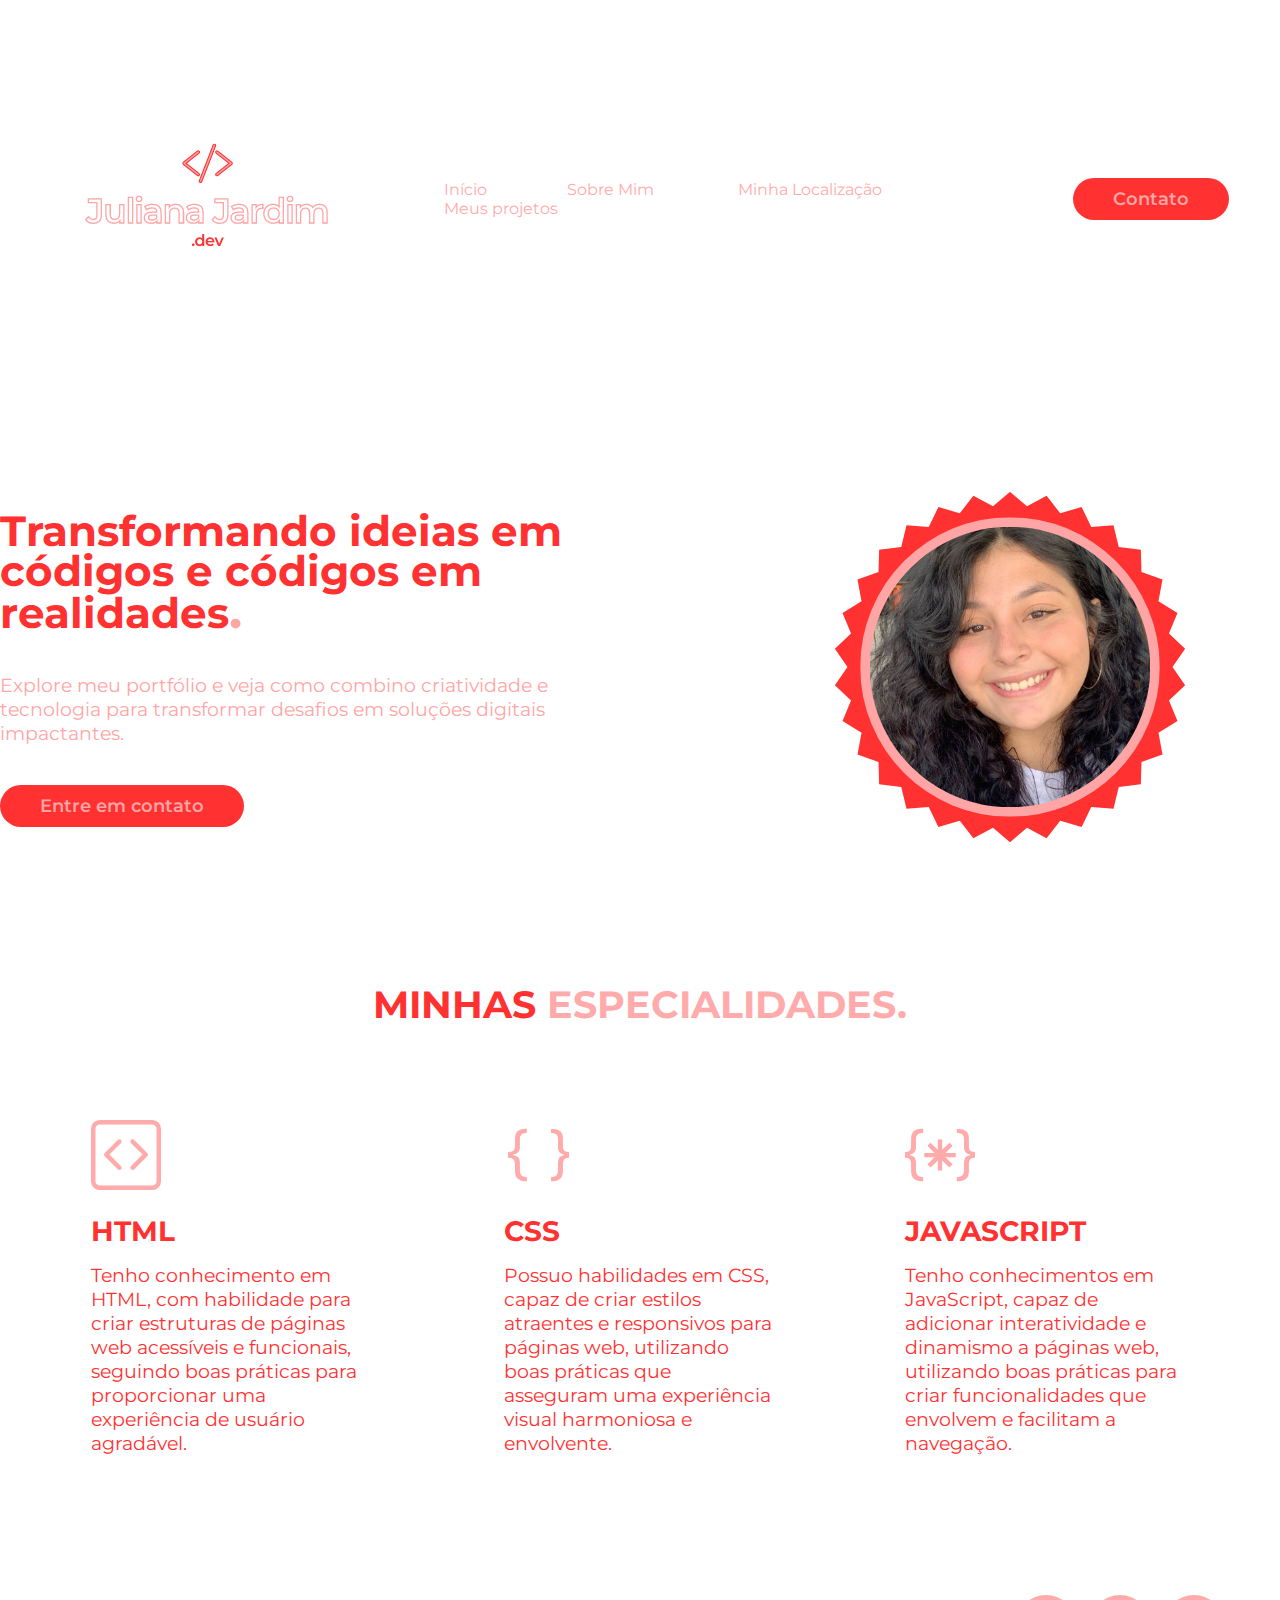
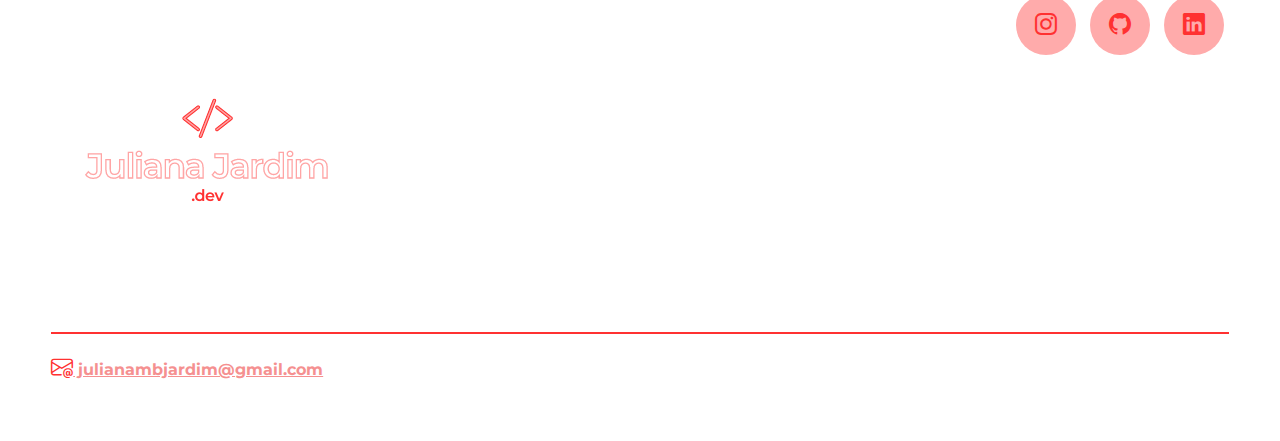
<file: index.html>
<!DOCTYPE html>
<html lang="pt-br">
<head>
    <meta charset="UTF-8">
    <meta name="viewport" content="width=device-width, initial-scale=1.0">
    <!-- GOOGLE FONTS-->
    <link rel="preconnect" href="https://fonts.googleapis.com">
<link rel="preconnect" href="https://fonts.gstatic.com" crossorigin>
<link href="https://fonts.googleapis.com/css2?family=Montserrat:ital,wght@0,100..900;1,100..900&display=swap" rel="stylesheet">
    <!-- FIM GOOGLE FONTS-->
     <!--BOOTSTRAP ICONS-->
     <link rel="stylesheet" href="https://cdn.jsdelivr.net/npm/bootstrap-icons@1.11.3/font/bootstrap-icons.min.css">
     <!--FIM BOOTSTRAP ICONS-->
    <link rel="stylesheet" href="style.css" class="css">
    <title>Meu Portfólio</title>
</head>
<body>
    
<header>
    <div class = "interface">
        <div class="logo">
            <a href="index.html">
                <img src="./images/minhalogo.png" alt="Minha logo" />
            </a>
        </div> <!--logo-->
        <nav class="menu-desktop">
            <ul>
                
                <li><a href="index.html">Início</object></li>
                 <li><a href="sobremim.html">Sobre Mim</a></li>
                 <li><a href="minhalocalizacao.html">Minha Localização</a></li>
                 <li><a href="projetos.html">Meus projetos</a></li>
                    
            </ul>

        </nav>
        <div class="btn-contato">
            <a href="btncontato.html">
                <button>Contato</button>
            </a>
        </div><!--btn-contato-->
    </div> <!--interface-->
</header>

<main>
    <section class ="topo-do-site">
        <div class="interface">
            <div class="flex">
                <div class="txt-topo-site">
                    <h1>Transformando ideias em códigos e códigos em realidades<span>.</span></h1>
                    <p>Explore meu portfólio e veja como combino criatividade e tecnologia para transformar desafios em soluções digitais impactantes.</p>
                <div class="btn-contato">
                    <a href="btncontato.html">
                        <button>Entre em contato</button>
                    </a>
                </div><!--btn-contato-->
                </div><!--txt-->
                <div class="img-topo-site">
                    <img src="./images/fotodeperfil.png" alt="Minha foto">
                </div> <!--img topo site-->
            </div><!--flex-->

        </div> <!--interface-->

    </section><!-- topo do site-->

    <section class="especialidades">
        <div class="interface">
            <h2 class="titulo">MINHAS <span>ESPECIALIDADES.</span></h2>
            <div class="flex">
                <div class="especialidades-box">
                    <i class="bi bi-code-square"></i>
                    <h3>HTML</h3>
                    <p>Tenho conhecimento em HTML, com habilidade para criar estruturas de páginas web acessíveis e funcionais, seguindo boas práticas para proporcionar uma experiência de usuário agradável.</p>
                </div><!--especialidades-box-->
                <div class="especialidades-box">
                    <i class="bi bi-braces"></i>
                    <h3>CSS</h3>
                    <p>Possuo habilidades em CSS, capaz de criar estilos atraentes e responsivos para páginas web, utilizando boas práticas que asseguram uma experiência visual harmoniosa e envolvente.</p>
                </div><!--especialidades-box-->
                <div class="especialidades-box">
                    <i class="bi bi-braces-asterisk"></i>
                    <h3>JAVASCRIPT</h3>
                    <p>Tenho conhecimentos em JavaScript, capaz de adicionar interatividade e dinamismo a páginas web, utilizando boas práticas para criar funcionalidades que envolvem e facilitam a navegação.</p>
                </div><!--especialidades-box-->
            </div><!--flex-->
        </div><!--interface-->

    </section> <!--especialidades-box-->
</main>
<footer>
    <div class="interface">
<div class="line-footer">
    <div class="flex">
        <div class="logo-footer">
        <img src="./images/minhalogo.png" alt="minha logo">
        </div><!--logo-footer-->
        <div class="btn-social">
            <a href="https://www.instagram.com/julianambjardim?igsh=eXE1cm16ZXhucWZt&utm_source=qr"><button><i><i class="bi bi-instagram"></i></i></button></a>
            <a href="https://github.com/juliana-m-b-jardim"><button><i><i class="bi bi-github"></i></i></button></a>
            <a href="https://www.linkedin.com/in/juliana-m-b-jardim/"><button><i><i class="bi bi-linkedin"></i></i></button></a>
        </div><!--btn-social-->
</div><!--flex-->
</div><!--line-footer-->
<div class="line-footer borda">
<p><i class="bi bi-envelope-at"></i><a href="mailto:julianambjardim@gmail.com"> julianambjardim@gmail.com</a></p>
</div><!--line-footer-->
    </div><!--interface-->
</footer>
</body>
</html>
</file>
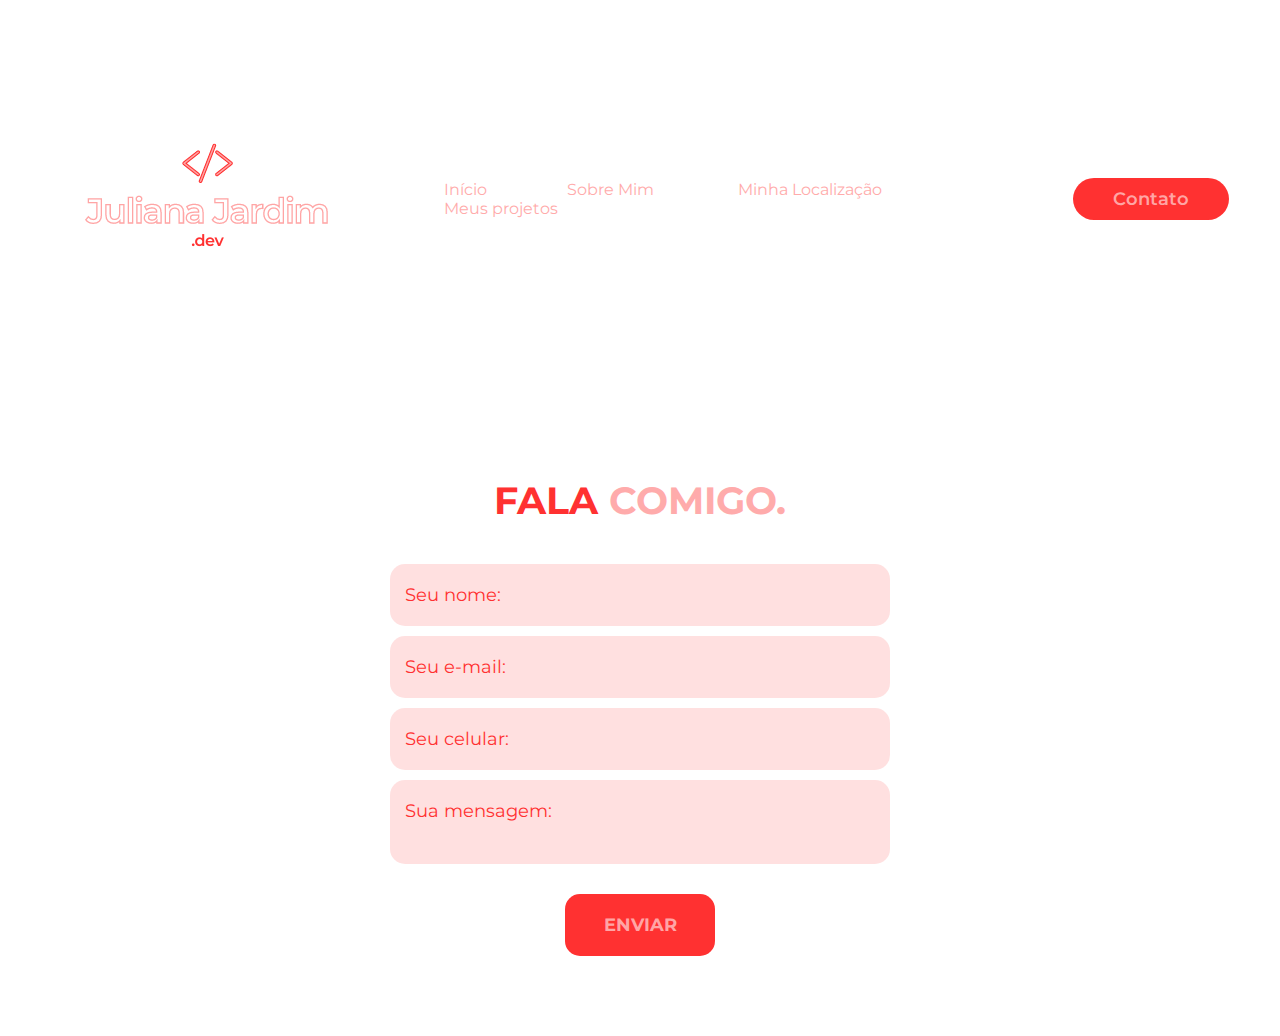
<file: btncontato.html>
<!DOCTYPE html>
<html lang="pt-br">
<head>
    <meta charset="UTF-8">
    <meta name="viewport" content="width=device-width, initial-scale=1.0">
    <!-- GOOGLE FONTS-->
    <link rel="preconnect" href="https://fonts.googleapis.com">
<link rel="preconnect" href="https://fonts.gstatic.com" crossorigin>
<link href="https://fonts.googleapis.com/css2?family=Montserrat:ital,wght@0,100..900;1,100..900&display=swap" rel="stylesheet">
    <!-- FIM GOOGLE FONTS-->
     <!--BOOTSTRAP ICONS-->
     <link rel="stylesheet" href="https://cdn.jsdelivr.net/npm/bootstrap-icons@1.11.3/font/bootstrap-icons.min.css">
     <!--FIM BOOTSTRAP ICONS-->
    <link rel="stylesheet" href="style.css" class="css">
    <title>Meu Portfólio</title>
</head>
<body>
    <header>
        <div class = "interface">
            <div class="logo">
                <a href="index.html">
                    <img src="./images/minhalogo.png" alt="Minha logo" />
                </a>
            </div> <!--logo-->
            <nav class="menu-desktop">
                <ul>
                    
                    <li><a href="index.html">Início</object></li>
                     <li><a href="sobremim.html">Sobre Mim</a></li>
                     <li><a href="minhalocalizacao.html">Minha Localização</a></li>
                     <li><a href="projetos.html">Meus projetos</a></li>
                        
                </ul>
    
            </nav>
            <div class="btn-contato">
                <a href="btncontato.html">
                    <button>Contato</button>
                </a>
            </div><!--btn-contato-->
        </div> <!--interface-->
    </header>
    <section class="formulario">
        <div class="interface">
        <h2 class="titulo">FALA <span>COMIGO.</span></h2>
        <form action="">
            <input type="text" name="" id="" placeholder="Seu nome:" required>
            <input type="text" name="" id="" placeholder="Seu e-mail:" required>
            <input type="text" name="" id="" placeholder="Seu celular:">
        <textarea name="" id="" placeholder="Sua mensagem:" required></textarea>
        <div class="btn-enviar"><input type="submit" value="ENVIAR"></div>
        </form>
        </div><!--interface-->
        </section><!--formulario-->
</body>
</html>
</file>
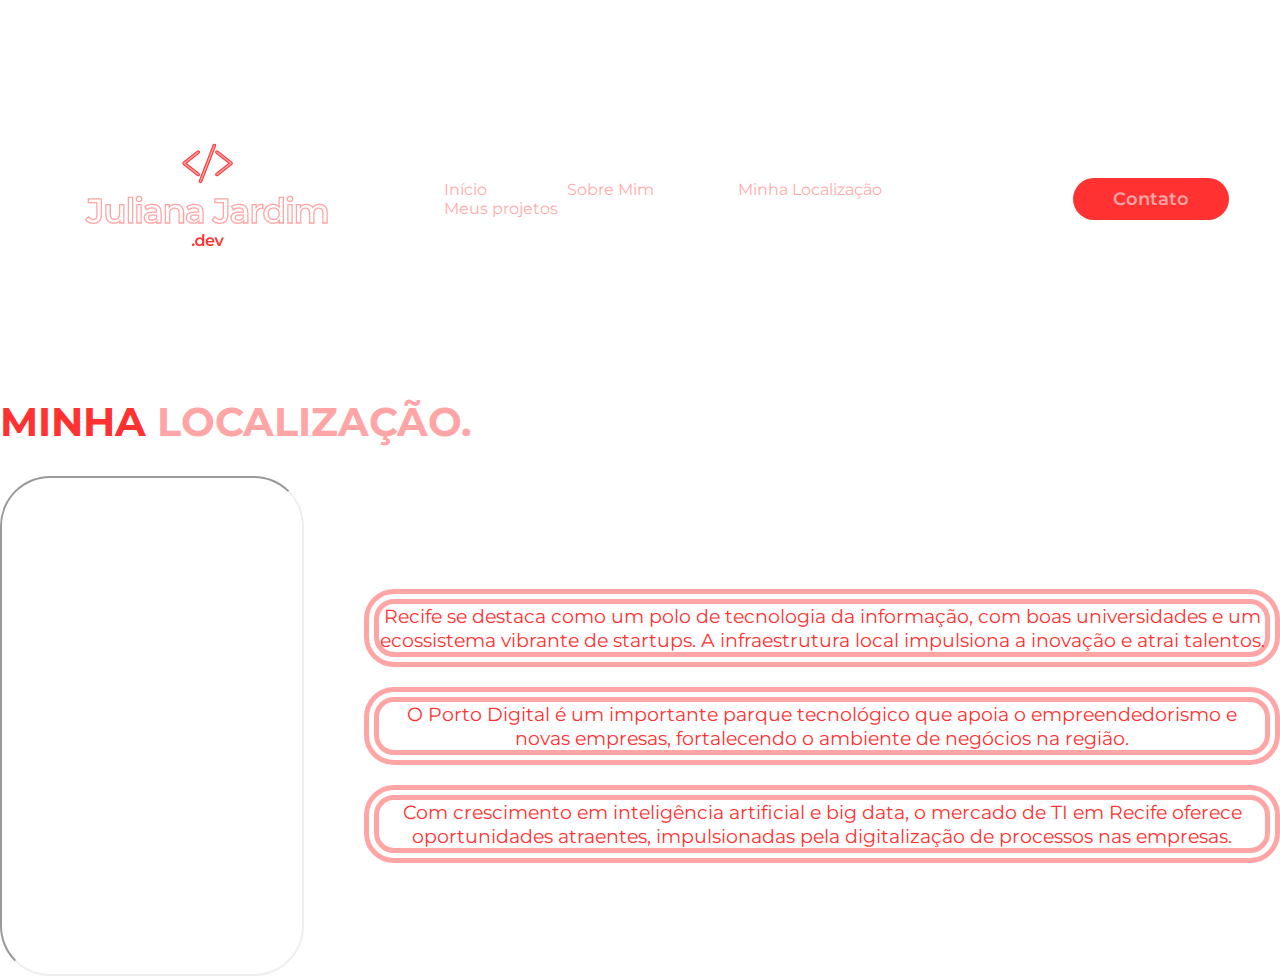
<file: minhalocalizacao.html>
<!DOCTYPE html>
<html lang="pt-br">
<head>
    <meta charset="UTF-8">
    <meta name="viewport" content="width=device-width, initial-scale=1.0">
    <!-- GOOGLE FONTS-->
    <link rel="preconnect" href="https://fonts.googleapis.com">
<link rel="preconnect" href="https://fonts.gstatic.com" crossorigin>
<link href="https://fonts.googleapis.com/css2?family=Montserrat:ital,wght@0,100..900;1,100..900&display=swap" rel="stylesheet">
    <!-- FIM GOOGLE FONTS-->
     <!--BOOTSTRAP ICONS-->
     <link rel="stylesheet" href="https://cdn.jsdelivr.net/npm/bootstrap-icons@1.11.3/font/bootstrap-icons.min.css">
     <!--FIM BOOTSTRAP ICONS-->
    <link rel="stylesheet" href="style.css" class="css">
    <title>Minha localização</title>
<body>
    <header>
        <div class = "interface">
            <div class="logo">
                <a href="index.html">
                    <img src="./images/minhalogo.png" alt="Minha logo" />
                </a>
            </div> <!--logo-->
            <nav class="menu-desktop">
                <ul>
                    
                    <li><a href="index.html">Início</object></li>
                     <li><a href="sobremim.html">Sobre Mim</a></li>
                     <li><a href="minhalocalizacao.html">Minha Localização</a></li>
                     <li><a href="projetos.html">Meus projetos</a></li>
                        
                </ul>
    
            </nav>
            <div class="btn-contato">
                <a href="btncontato.html">
                    <button>Contato</button>
                </a>
            </div><!--btn-contato-->
        </div> <!--interface-->
    </header>
    <section class="iframe">
        <div class="interface">
            <h2 class="localizacao">MINHA <span>LOCALIZAÇÃO.</span></h2>
        <div class="flex">
        <iframe src="https://www.google.com/maps/embed?pb=!1m18!1m12!1m3!1d126418.2018706715!2d-34.934217049999994!3d-8.043311199999998!2m3!1f0!2f0!3f0!3m2!1i1024!2i768!4f13.1!3m3!1m2!1s0x7ab196f94e5408b%3A0xe5800ef782bde3a6!2sRecife%2C%20State%20of%20Pernambuco!5e0!3m2!1sen!2sbr!4v1727909061213!5m2!1sen!2sbr" width="500" height="500" style="border-radius: 50px;" allowfullscreen="" loading="fast" referrerpolicy="no-referrer-when-downgrade;"></iframe>
        <div class="txt-iframe">
        <p>Recife se destaca como um polo de tecnologia da informação, com boas universidades e um ecossistema vibrante de startups. A infraestrutura local impulsiona a inovação e atrai talentos. </p>
        <p>O Porto Digital é um importante parque tecnológico que apoia o empreendedorismo e novas empresas, fortalecendo o ambiente de negócios na região.</p>
        <p>Com crescimento em inteligência artificial e big data, o mercado de TI em Recife oferece oportunidades atraentes, impulsionadas pela digitalização de processos nas empresas.</p>
        </div> <!--txt-iframe-->
        </div><!--interface-->
</body>
</html>
</file>
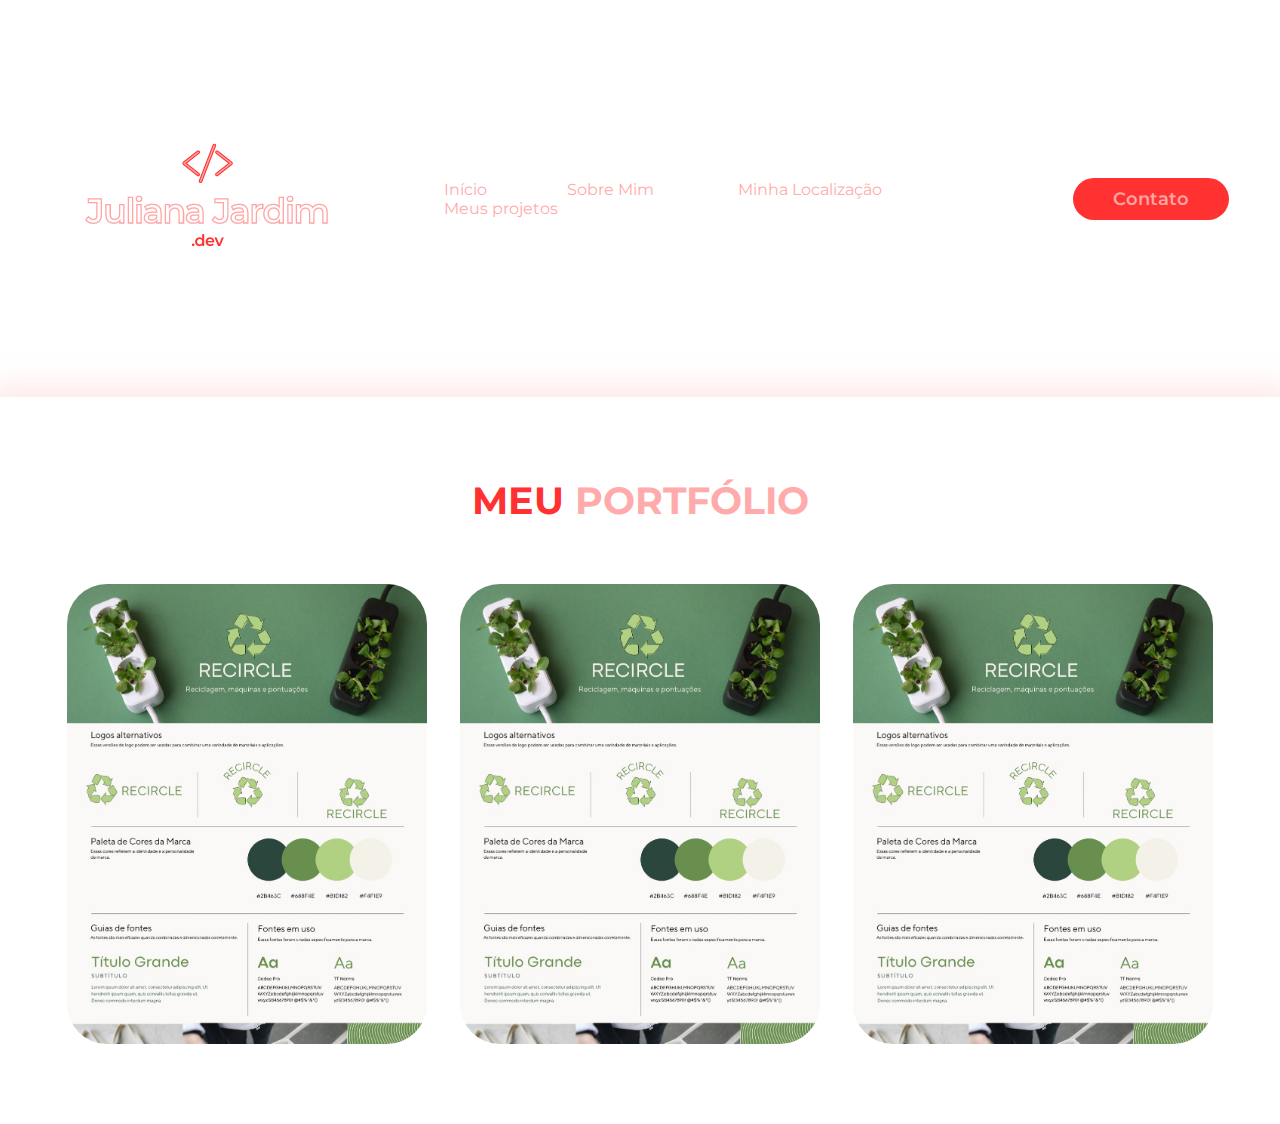
<file: projetos.html>
<!DOCTYPE html>
<html lang="pt-br">
<head>
    <meta charset="UTF-8">
    <meta name="viewport" content="width=device-width, initial-scale=1.0">
    <!-- GOOGLE FONTS-->
    <link rel="preconnect" href="https://fonts.googleapis.com">
<link rel="preconnect" href="https://fonts.gstatic.com" crossorigin>
<link href="https://fonts.googleapis.com/css2?family=Montserrat:ital,wght@0,100..900;1,100..900&display=swap" rel="stylesheet">
    <!-- FIM GOOGLE FONTS-->
     <!--BOOTSTRAP ICONS-->
     <link rel="stylesheet" href="https://cdn.jsdelivr.net/npm/bootstrap-icons@1.11.3/font/bootstrap-icons.min.css">
     <!--FIM BOOTSTRAP ICONS-->
    <link rel="stylesheet" href="style.css" class="css">
    <title>Meus projetos</title>
<body>
    <header>
        <div class = "interface">
            <div class="logo">
                <a href="index.html">
                    <img src="./images/minhalogo.png" alt="Minha logo" />
                </a>
            </div> <!--logo-->
            <nav class="menu-desktop">
                <ul>
                    
                    <li><a href="index.html">Início</object></li>
                     <li><a href="sobremim.html">Sobre Mim</a></li>
                     <li><a href="minhalocalizacao.html">Minha Localização</a></li>
                     <li><a href="projetos.html">Meus projetos</a></li>
                        
                </ul>
    
            </nav>
            <div class="btn-contato">
                <a href="btncontato.html">
                    <button>Contato</button>
                </a>
            </div><!--btn-contato-->
        </div> <!--interface-->
    </header>
    <section class="portfolio">
        <div class="interface">
            <h2 class="titulo">MEU <span>PORTFÓLIO</span></h2>
            <div class="flex">
                <div class="img-port" style="background-image: url(./images/fotoprojeto.jpg);"> <div class="overlay"></div></div><!--img-port-->
            <div class="img-port" style="background-image: url(./images/fotoprojeto.jpg);"> <div class="overlay"></div></div><!--img-port-->
            <div class="img-port" style="background-image: url(./images/fotoprojeto.jpg);"> <div class="overlay"></div></div><!--img-port-->
        </div><!--flex-->
        </div><!--interface-->
        </section> <!--portfolio-->
    </body>
    </html>
</file>
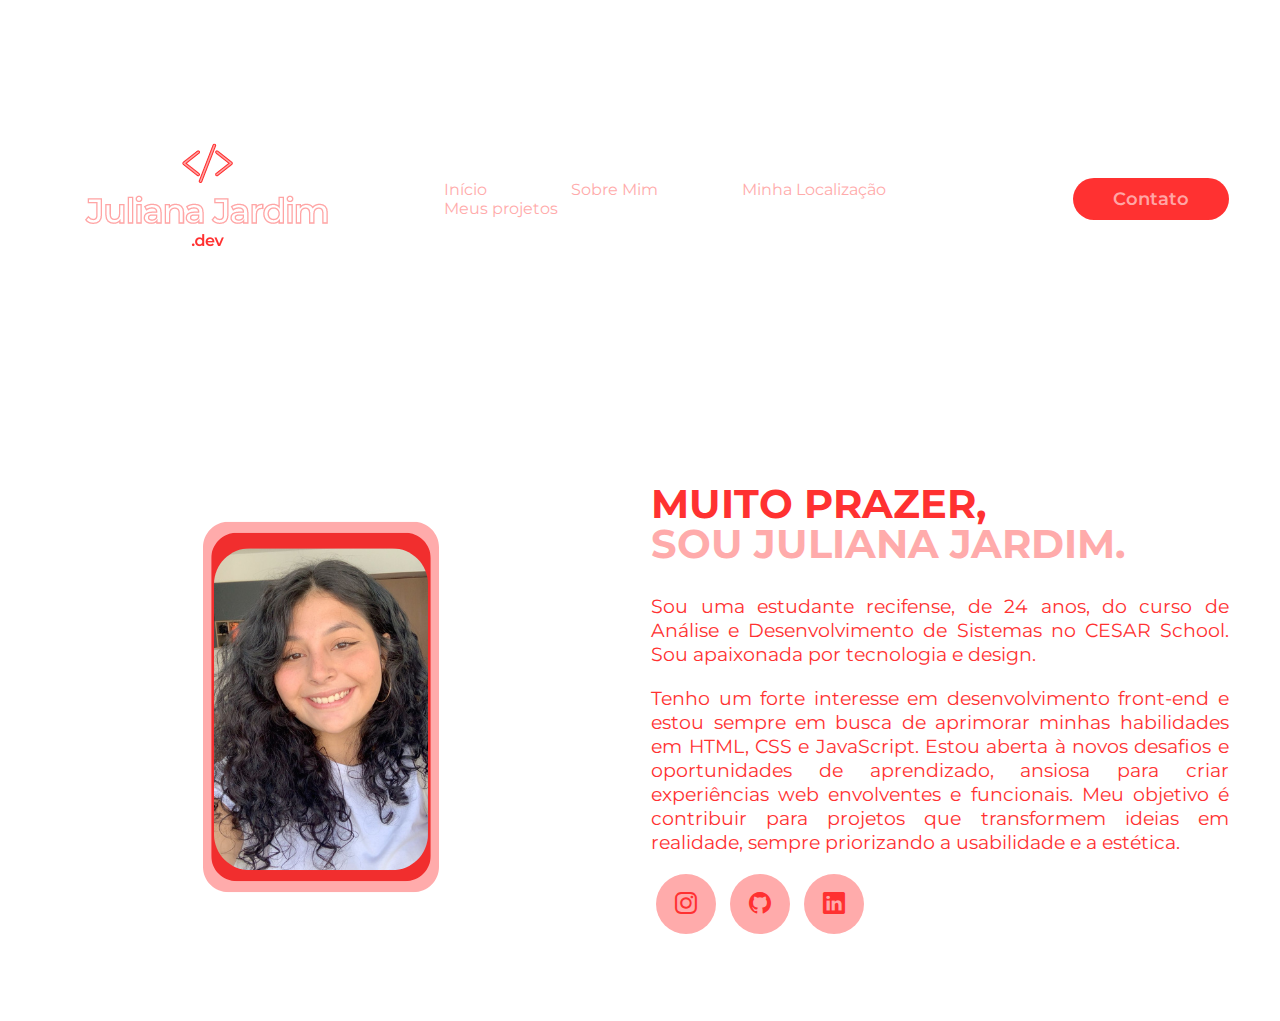
<file: sobremim.html>
<!DOCTYPE html>
<html lang="pt-br">
<head>
    <meta charset="UTF-8">
    <meta name="viewport" content="width=device-width, initial-scale=1.0">
     <!-- GOOGLE FONTS-->
     <link rel="preconnect" href="https://fonts.googleapis.com">
     <link rel="preconnect" href="https://fonts.gstatic.com" crossorigin>
     <link href="https://fonts.googleapis.com/css2?family=Montserrat:ital,wght@0,100..900;1,100..900&display=swap" rel="stylesheet">
         <!-- FIM GOOGLE FONTS-->
          <!--BOOTSTRAP ICONS-->
          <link rel="stylesheet" href="https://cdn.jsdelivr.net/npm/bootstrap-icons@1.11.3/font/bootstrap-icons.min.css">
          <!--FIM BOOTSTRAP ICONS-->
         <link rel="stylesheet" href="style.css" class="css">
    <title>Sobre mim</title>
</head>

<body>
    <header>
        <div class = "interface">
            <div class="logo">
                <a href="index.html">
                    <img src="./images/minhalogo.png" alt="Minha logo" />
                </a>
            </div> <!--logo-->
            <nav class="menu-desktop">
                <ul>
                    
                    <li><a href="index.html">Início</a></li>
                     <li><a href="sobremim.html">Sobre Mim</a></li>
                     <li><a href="minhalocalizacao.html">Minha Localização</a></li>
                     <li><a href="projetos.html">Meus projetos</a></li>
                        
                </ul>
    
            </nav>
            <div class="btn-contato">
                <a href="btncontato.html">
                    <button>Contato</button>
                </a>
            </div><!--btn-contato-->
        </div> <!--interface-->
    </header>

    <section class="sobre">
        <div class="interface">
            <div class="flex">
                <div class="img-sobre">
                    <img src="./images/fotosobremim.png" alt="Minha foto">
                </div><!--img-sobre-->
                <div class="txt-sobre">
                    <h2>MUITO PRAZER, <span>SOU JULIANA JARDIM.</span></h2>
                    <P>Sou uma estudante recifense, de 24 anos, do curso de  Análise e Desenvolvimento de Sistemas no CESAR School. Sou apaixonada por tecnologia e design.</P>
                    <P>Tenho um forte interesse em desenvolvimento front-end e estou sempre em busca de aprimorar minhas habilidades em HTML, CSS e JavaScript. Estou aberta à novos desafios e oportunidades de aprendizado, ansiosa para criar experiências web envolventes e funcionais. Meu objetivo é contribuir para projetos que transformem ideias em realidade, sempre priorizando a usabilidade e a estética.</P>
                    <div class="btn-social">
                        <a href="https://www.instagram.com/juliana-m-b-jardim"><button><i><i class="bi bi-instagram"></i></i></button></a>
                        <a href="https://github.com/juliana-m-b-jardim"><button><i><i class="bi bi-github"></i></i></button></a>
                        <a href="https://www.linkedin.com/in/juliana-m-b-jardim/"><button><i><i class="bi bi-linkedin"></i></i></button></a>
                    </div>
                </div><!--txt-sobre-->
                
            </div><!--flex-->
        </div><!--interface-->
    </section><!--sobre-->
    
</body>
</html>
</file>
<file: style.css>
/* estilo geral */
*{
    margin: 0;
    padding: auto;
    box-sizing: border-box;
    font-family: "Montserrat", sans-serif;
    font-optical-sizing: auto;
    

}
.interface{
    max-width: 1280px;
    margin: 0 auto;
}
.flex{
    display:flex
}

.btn-contato button{
    padding: 10px 40px;
    font-size: 18px;
    font-weight: 600;
    color: #ffa5a5;
    background-color:#ff3131 ;
    border-radius: 30px;
    border-color: none;
    border-style: none;
    cursor:pointer;
    transition: 0.2s; ;

}

h2.titulo{
    color:#ff3131;
    font-size: 38px;
    text-align: center;
}

h2.titulo span{
    color:#ffabab
}
 button:hover, form .btn-enviar input:hover{
    box-shadow:  0px 0px 8px #ff3131;
    transform: scale(1.05);
}


/* estilo cabeçalho */

header{
padding: 40px 4%;
}

header > .interface{
    display:flex;
    align-items: center;
    justify-content: space-between;
}

header a{
    color:#ffabab;
    text-decoration: none;
    display: inline-block;
    transition: 0.2s;
}

header a:hover{
    color:#ff3131;
    transform: scale(1.05);
}
header nav ul{
    list-style-type: none;
}

header nav ul li{
    display: inline-block;
    padding: 0 40px;
    font-size: medium;
}


/* Estilo do topo do site*/
section .topo-do-site{
    padding: 40px 4%;
}

section.topo-do-site .flex{
    align-items: center;
    justify-content: center;
    gap: 90px;
}

.topo-do-site .txt-topo-site h1{
    color:#ff3131;
    font-size: 42px;
    line-height: 40px;
}

.topo-do-site .txt-topo-site h1 span{
    color: #ffa5a5;
    font-size: 50px;
}

.topo-do-site .txt-topo-site p{
    color:#ffa5a5;
    font-size: larger;
    margin: 40px 0;
}

.topo-do-site .img-topo-site img{
    position: relative;
    animation: flutuar 2s ease-in-out infinite alternate;
}
@keyframes flutuar{
    0%{
        top:0;
    }
    100%{
        top: 15px;
    }
}

/*Estilo das especialidades*/
section.especialidades{
    padding: 40px 4%;
}
section.especialidades .flex{
    gap: 50px;
}
.especialidades .especialidades-box{
    color:#ff3131;
    padding: 40px;
    border-radius: 20px; 
    margin-top: 45px;
    transition: 0.2s;
    font-size: larger;
}
.especialidades .especialidades-box:hover{
    transform: scale(1.05);
    box-shadow: 0 0 20px #ffabab;
}
.especialidades .especialidades-box i{
    font-size: 70px;
    color: #ffabab;
}
.especialidades .especialidades-box h3{
    font-size: 28px;
    margin: 15px 0;
}
/* Estilo sobre*/
section.sobre{
    padding: 40px 4%;
}
section.sobre .flex{
    align-items: center;
    gap: 60px;
}
.sobre .txt-sobre{
    color: #ff3131;
}
.sobre .txt-sobre h2{
    font-size: 40px;
    line-height: 40px;
    margin-bottom: 30px;
}
.sobre .txt-sobre h2 span{
    color: #ffabab;
    display: block;
}
.sobre .txt-sobre p{
    margin: 20px 0;
    text-align: justify;
    font-size: larger;
}
.btn-social button{
    width:60px;
    height: 60px;
    border-radius: 50%;
    border: none;
    background-color: #ffabab;
    font-size: 22px;
    color: #ff3131;
    cursor: pointer;
    margin: 0 5px;
    transition: 0.2s;
}
/* Estilo iframe */
section .iframe{
    padding: 80px 4%;   
}
section.iframe .flex{
    align-items: center;
        gap: 60px;
    
}

section.iframe h2{
    font-size: 40px;
    color: #ff3131;
    margin-bottom: 30px;
}
section.iframe h2 span {
    font-size: 40px;
    color: #ffa5a5;
    
}
.iframe .txt-iframe {
    color:#ff3131;
}
.iframe .txt-iframe p{
    margin: 20px 0;
    text-align: center;
    font-size: larger;
    border-radius: 30px;
    border-width: 15px;
    border-style: double;
    border-color:#ffa5a5;
   
}

/*Estilo portfólio*/
section.portfolio{
    padding: 80px 4%;
    box-shadow: 0 0 30px 10px #ffabab4d;
    
    
}
section.portfolio .flex{
    justify-content: space-around;
    margin-top: 60px;
}
.img-port{
    width: 360px;
    height: 460px;
    background-size:cover;
    background-position: 100% 0%;
    transition: 6s;
    border-radius: 40px;
    cursor: pointer;
    position: relative;
}

.img-port:hover{
    background-position: 100% 100%;
}

.overlay{
    position: absolute;
    top:0;
    left:0;
    width: 100%;
    height: 100%;
    border-radius: 40px;
    display: flex;
    background-color: #ffa5a53b;
    align-items: center;
    justify-content: center;
    font-weight: bold;
    font: size 25px;
    color:#fd9696;
    opacity: 0;
    transition: 0.5s;
}
.overlay:hover{
    opacity: 1;
}
/*Estilo formulário*/
section.formulario{
    padding: 80px 4%;
}

form{
    max-width: 500px;
    margin: 0 auto;
    display: flex;
    justify-content: center;
    flex-direction: column;
    gap: 10px;
    margin-top: 40px;
}

form input, form textarea{
    width: 100%;
    background-color: #ffabab5e;
    border: 0;
    outline: 0;
    padding: 20px 15px;
    border-radius: 15px;
    color: #ff3131;
    font-size: 18px;
}

form input::placeholder{
    color: #ff3131;
}

form textarea::placeholder{
    color: #ff3131;
    max-height:300px;
}
form textarea {
    resize: none;
}

form .btn-enviar{
    margin-top: 20px;
    text-align: center;
}
form .btn-enviar input{
    width: 150px;
    background-color: #ff3131;
    color: #ffa5a5;
    font-weight: 700;
    cursor: pointer;
    transition: 0.2s;
}

/* Estilo rodaapé */
footer{
    padding: 40px 4%;
}

footer .flex{
    justify-content: space-between;
}

footer .line-footer{
    padding:20px 0 ;
}
.borda{
    border-top: 2px solid #ff3131 ;
}
footer .line-footer p i{
    color:#ff3131;
    font-size: 22px;
}
footer .line-footer p a{
    color: #f59090;
    font-weight: 700;
}

@media screen  and (max-width: 1020px){
/* Classes gerais */
.flex{
    flex-direction:column;
}
}
</file>
